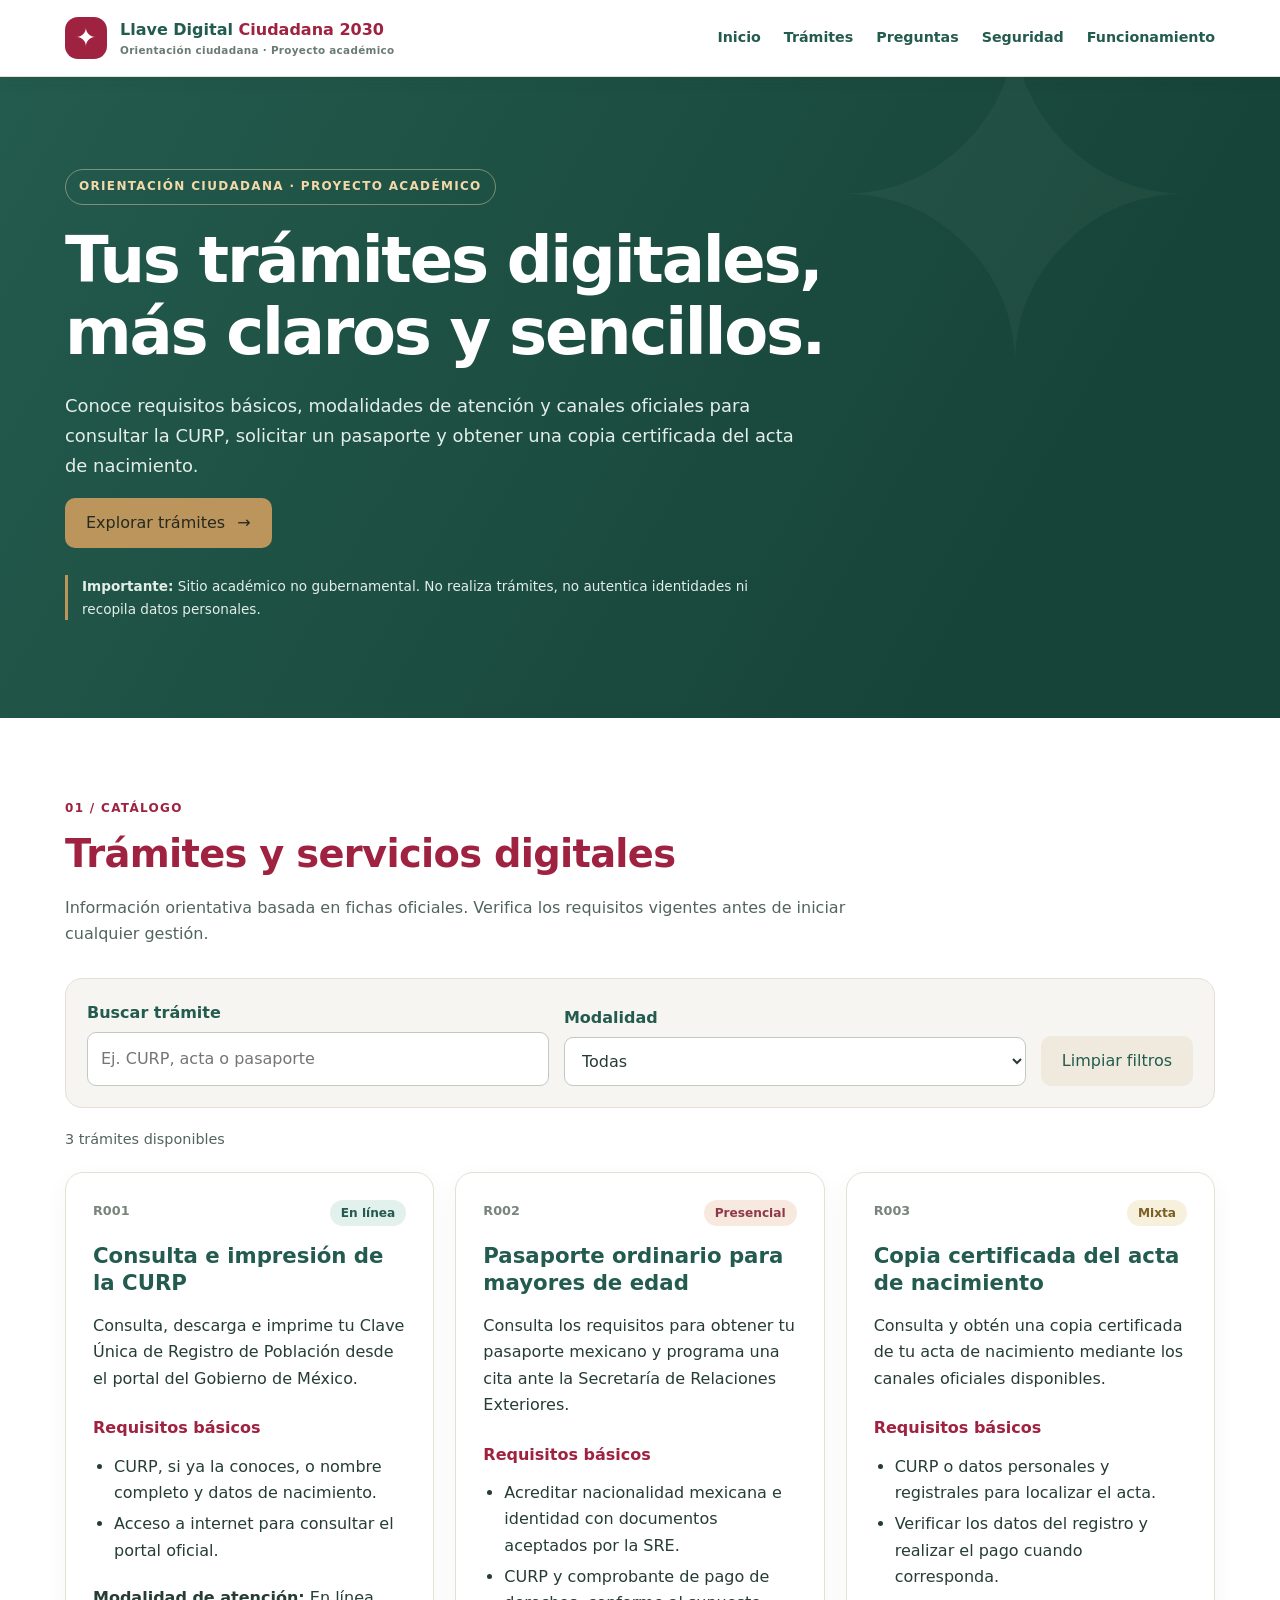
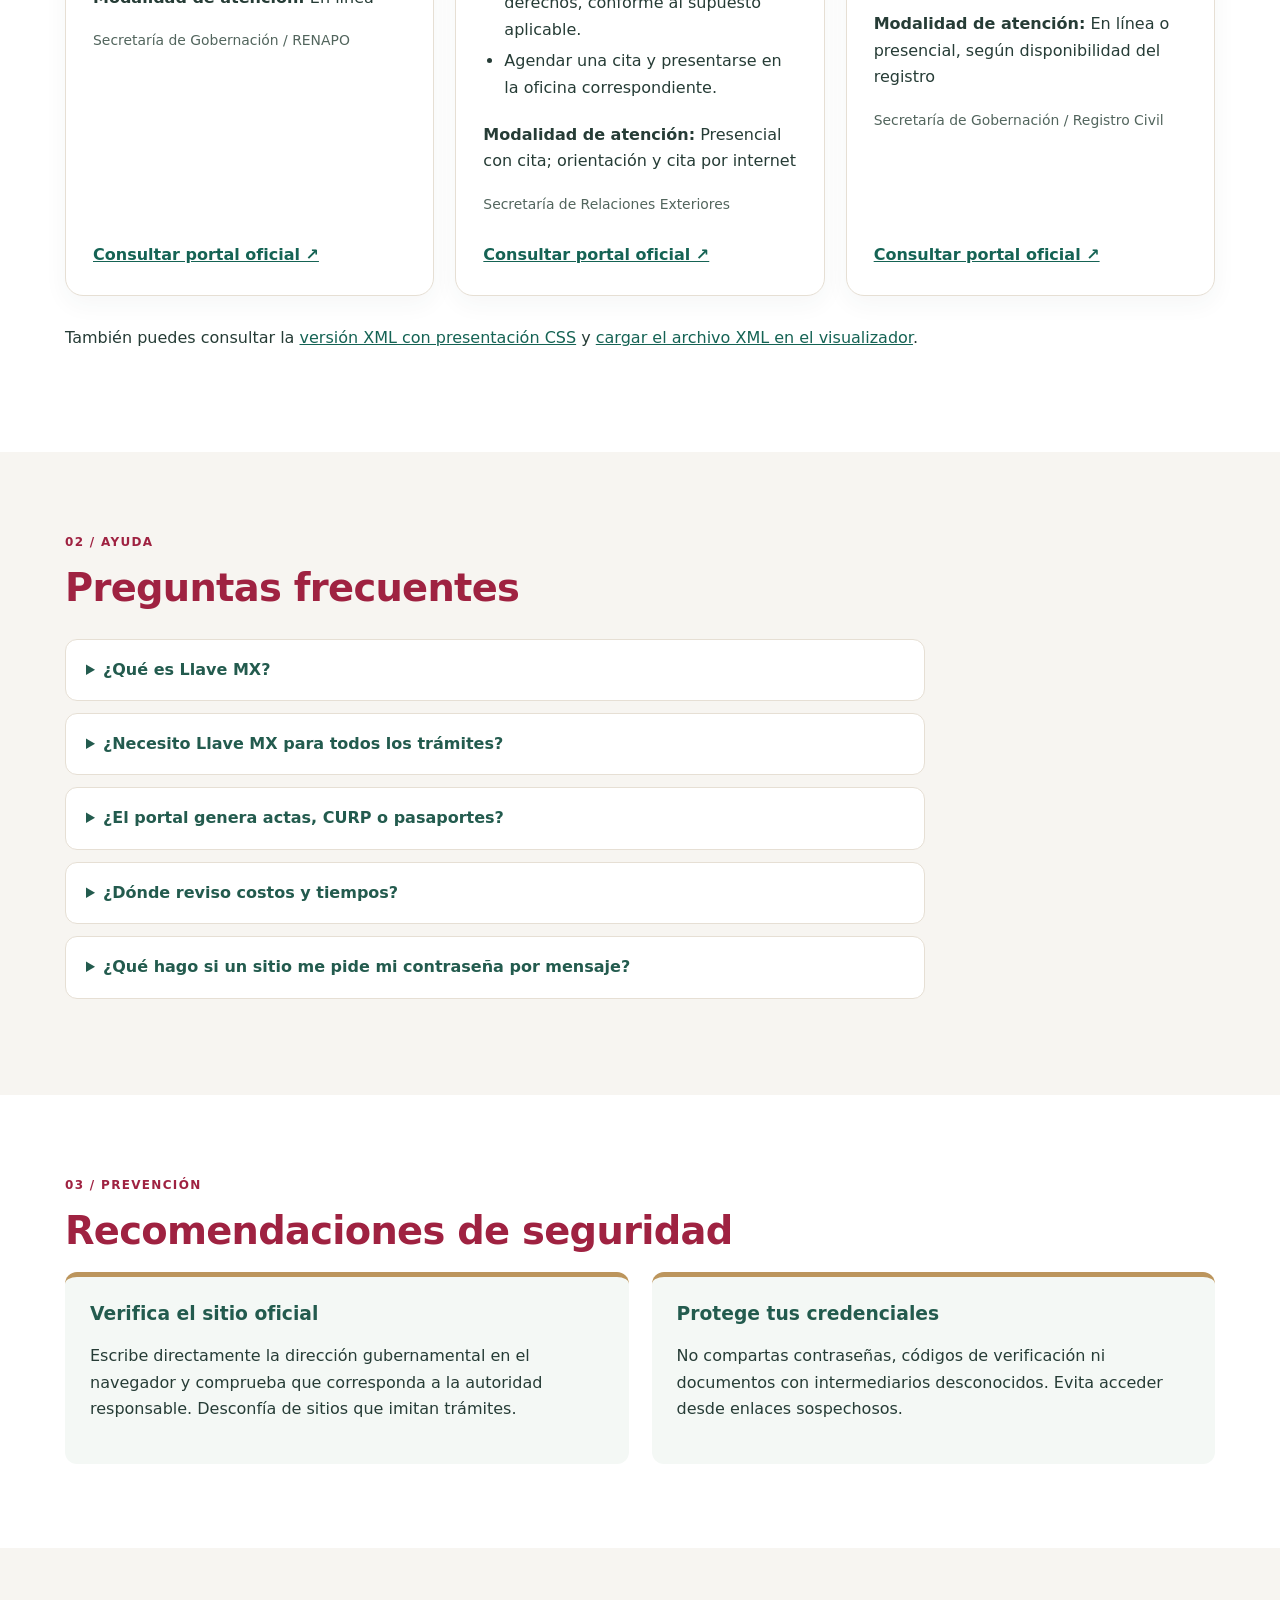
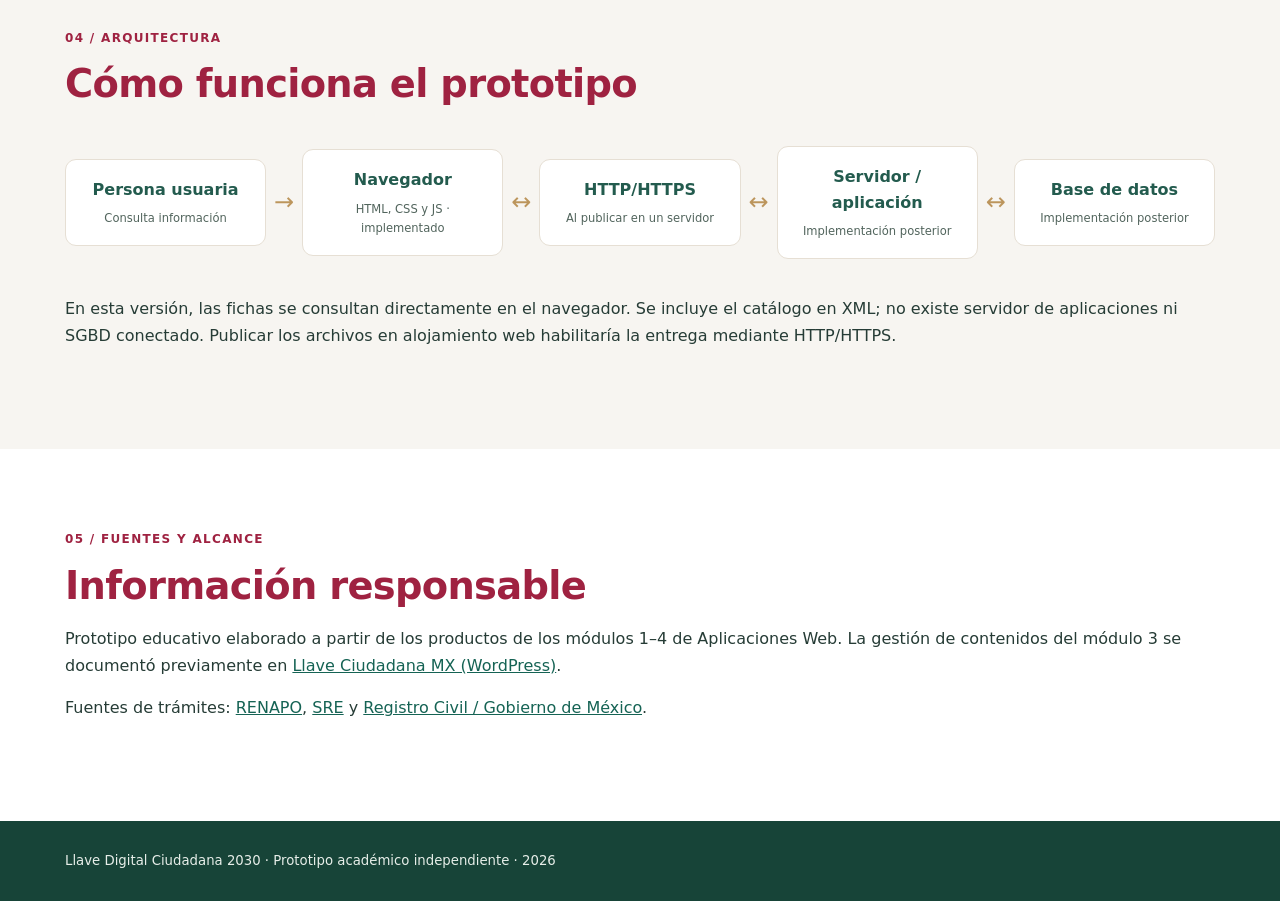
<file: index.html>
<!doctype html>
<html lang="es">
  <head>
    <meta charset="utf-8" />
    <meta name="viewport" content="width=device-width, initial-scale=1" />
    <meta
      name="description"
      content="Prototipo académico de orientación sobre trámites y servicios digitales en México."
    />
    <title>Llave Digital Ciudadana 2030 | Orientación</title>
    <link rel="stylesheet" href="css/estilos.css" />
    <script src="js/app.js" defer></script>
  </head>
  <body>
    <a href="#contenido" class="saltar">Saltar al contenido</a>
    <header class="header">
      <div class="ancho cabecera">
        <a class="marca" href="#inicio"
          ><span class="emblema" aria-hidden="true">✦</span
          ><span
            >Llave Digital <strong>Ciudadana 2030</strong
            ><small>Orientación ciudadana · Proyecto académico</small></span
          ></a
        >
        <nav aria-label="Navegación principal">
          <a href="#inicio">Inicio</a><a href="#tramites">Trámites</a
          ><a href="#preguntas">Preguntas</a><a href="#seguridad">Seguridad</a
          ><a href="#arquitectura">Funcionamiento</a>
        </nav>
      </div>
    </header>
    <main id="contenido">
      <section id="inicio" class="hero">
        <div class="ancho hero-inner">
          <span class="etiqueta"
            >ORIENTACIÓN CIUDADANA · PROYECTO ACADÉMICO</span
          >
          <h1>Tus trámites digitales, más claros y sencillos.</h1>
          <p>
            Conoce requisitos básicos, modalidades de atención y canales
            oficiales para consultar la CURP, solicitar un pasaporte y obtener
            una copia certificada del acta de nacimiento.
          </p>
          <a class="boton" href="#tramites"
            >Explorar trámites <span aria-hidden="true">→</span></a
          >
          <p class="aclaracion">
            <strong>Importante:</strong> Sitio académico no gubernamental. No
            realiza trámites, no autentica identidades ni recopila datos
            personales.
          </p>
        </div>
      </section>
      <section id="tramites" class="seccion ancho">
        <div class="intro">
          <span class="sobre">01 / CATÁLOGO</span>
          <h2>Trámites y servicios digitales</h2>
          <p>
            Información orientativa basada en fichas oficiales. Verifica los
            requisitos vigentes antes de iniciar cualquier gestión.
          </p>
        </div>
        <div class="filtros">
          <div>
            <label for="buscar">Buscar trámite</label
            ><input
              type="search"
              id="buscar"
              placeholder="Ej. CURP, acta o pasaporte"
              autocomplete="off"
            />
          </div>
          <div>
            <label for="modalidad">Modalidad</label
            ><select id="modalidad">
              <option value="todos">Todas</option>
              <option value="en línea">En línea</option>
              <option value="presencial">Presencial</option>
              <option value="mixta">Mixta</option>
            </select>
          </div>
          <button type="button" id="limpiar" class="boton secundario">
            Limpiar filtros
          </button>
        </div>
        <p id="contador" role="status" aria-live="polite">
          3 trámites disponibles
        </p>
        <div id="tarjetas" class="grid">
          <article
            class="tramite tarjeta"
            data-nombre="consulta e impresión de la curp"
            data-modalidad="en línea"
          >
            <div class="tarjeta-cabecera">
              <span class="clave">R001</span
              ><span class="modalidad">En línea</span>
            </div>
            <h3>Consulta e impresión de la CURP</h3>
            <p>
              Consulta, descarga e imprime tu Clave Única de Registro de
              Población desde el portal del Gobierno de México.
            </p>
            <h4>Requisitos básicos</h4>
            <ul>
              <li>
                CURP, si ya la conoces, o nombre completo y datos de nacimiento.
              </li>
              <li>Acceso a internet para consultar el portal oficial.</li>
            </ul>
            <p><strong>Modalidad de atención:</strong> En línea</p>
            <p class="autoridad">Secretaría de Gobernación / RENAPO</p>
            <a
              class="enlace"
              href="https://www.gob.mx/curp/"
              target="_blank"
              rel="noopener noreferrer"
              >Consultar portal oficial ↗</a
            >
          </article>
          <article
            class="tramite tarjeta"
            data-nombre="pasaporte ordinario para mayores de edad"
            data-modalidad="presencial"
          >
            <div class="tarjeta-cabecera">
              <span class="clave">R002</span
              ><span class="modalidad">Presencial</span>
            </div>
            <h3>Pasaporte ordinario para mayores de edad</h3>
            <p>
              Consulta los requisitos para obtener tu pasaporte mexicano y
              programa una cita ante la Secretaría de Relaciones Exteriores.
            </p>
            <h4>Requisitos básicos</h4>
            <ul>
              <li>
                Acreditar nacionalidad mexicana e identidad con documentos
                aceptados por la SRE.
              </li>
              <li>
                CURP y comprobante de pago de derechos, conforme al supuesto
                aplicable.
              </li>
              <li>
                Agendar una cita y presentarse en la oficina correspondiente.
              </li>
            </ul>
            <p>
              <strong>Modalidad de atención:</strong> Presencial con cita;
              orientación y cita por internet
            </p>
            <p class="autoridad">Secretaría de Relaciones Exteriores</p>
            <a
              class="enlace"
              href="https://www.gob.mx/tramites/ficha/pasaporte-ordinario-para-personas-mayores-de-edad/SRE112"
              target="_blank"
              rel="noopener noreferrer"
              >Consultar portal oficial ↗</a
            >
          </article>
          <article
            class="tramite tarjeta"
            data-nombre="copia certificada del acta de nacimiento"
            data-modalidad="mixta"
          >
            <div class="tarjeta-cabecera">
              <span class="clave">R003</span
              ><span class="modalidad">Mixta</span>
            </div>
            <h3>Copia certificada del acta de nacimiento</h3>
            <p>
              Consulta y obtén una copia certificada de tu acta de nacimiento
              mediante los canales oficiales disponibles.
            </p>
            <h4>Requisitos básicos</h4>
            <ul>
              <li>
                CURP o datos personales y registrales para localizar el acta.
              </li>
              <li>
                Verificar los datos del registro y realizar el pago cuando
                corresponda.
              </li>
            </ul>
            <p>
              <strong>Modalidad de atención:</strong> En línea o presencial,
              según disponibilidad del registro
            </p>
            <p class="autoridad">Secretaría de Gobernación / Registro Civil</p>
            <a
              class="enlace"
              href="https://www.gob.mx/ActaNacimiento/"
              target="_blank"
              rel="noopener noreferrer"
              >Consultar portal oficial ↗</a
            >
          </article>
        </div>
        <p id="sinResultados" class="oculto" role="status">
          No se encontraron trámites. Modifica los filtros.
        </p>
        <p class="xml-link">
          También puedes consultar la
          <a href="datos.xml" target="_blank" rel="noopener noreferrer"
            >versión XML con presentación CSS</a
          >
          y <a href="xml.html">cargar el archivo XML en el visualizador</a>.
        </p>
      </section>
      <section id="preguntas" class="seccion suave">
        <div class="ancho">
          <span class="sobre">02 / AYUDA</span>
          <h2>Preguntas frecuentes</h2>
          <div class="acordeon">
            <details>
              <summary>¿Qué es Llave MX?</summary>
              <p>
                Es un mecanismo de autenticación para acceder a servicios
                digitales del Gobierno de México. Este portal no solicita
                contraseñas ni crea cuentas.
              </p>
            </details>
            <details>
              <summary>¿Necesito Llave MX para todos los trámites?</summary>
              <p>
                No necesariamente. Cada servicio establece sus requisitos y
                mecanismos de acceso. Revisa la información en su sitio oficial.
              </p>
            </details>
            <details>
              <summary>¿El portal genera actas, CURP o pasaportes?</summary>
              <p>
                No. Es un prototipo educativo que ofrece orientación y enlaces a
                las autoridades responsables.
              </p>
            </details>
            <details>
              <summary>¿Dónde reviso costos y tiempos?</summary>
              <p>
                En el enlace oficial de cada trámite: pueden cambiar y dependen
                de la autoridad o entidad correspondiente.
              </p>
            </details>
            <details>
              <summary>
                ¿Qué hago si un sitio me pide mi contraseña por mensaje?
              </summary>
              <p>
                No compartas credenciales por enlaces recibidos por mensajes.
                Accede escribiendo la dirección oficial en tu navegador.
              </p>
            </details>
          </div>
        </div>
      </section>
      <section id="seguridad" class="seccion ancho">
        <span class="sobre">03 / PREVENCIÓN</span>
        <h2>Recomendaciones de seguridad</h2>
        <div class="dos">
          <article class="consejo">
            <h3>Verifica el sitio oficial</h3>
            <p>
              Escribe directamente la dirección gubernamental en el navegador y
              comprueba que corresponda a la autoridad responsable. Desconfía de
              sitios que imitan trámites.
            </p>
          </article>
          <article class="consejo">
            <h3>Protege tus credenciales</h3>
            <p>
              No compartas contraseñas, códigos de verificación ni documentos
              con intermediarios desconocidos. Evita acceder desde enlaces
              sospechosos.
            </p>
          </article>
        </div>
      </section>
      <section id="arquitectura" class="seccion suave">
        <div class="ancho">
          <span class="sobre">04 / ARQUITECTURA</span>
          <h2>Cómo funciona el prototipo</h2>
          <div class="flujo">
            <div>Persona usuaria <small>Consulta información</small></div>
            <span>→</span>
            <div>Navegador <small>HTML, CSS y JS · implementado</small></div>
            <span>↔</span>
            <div>HTTP/HTTPS <small>Al publicar en un servidor</small></div>
            <span>↔</span>
            <div>
              Servidor / aplicación <small>Implementación posterior</small>
            </div>
            <span>↔</span>
            <div>Base de datos <small>Implementación posterior</small></div>
          </div>
          <p>
            En esta versión, las fichas se consultan directamente en el
            navegador. Se incluye el catálogo en XML; no existe servidor de
            aplicaciones ni SGBD conectado. Publicar los archivos en alojamiento
            web habilitaría la entrega mediante HTTP/HTTPS.
          </p>
        </div>
      </section>
      <section class="seccion ancho">
        <span class="sobre">05 / FUENTES Y ALCANCE</span>
        <h2>Información responsable</h2>
        <p>
          Prototipo educativo elaborado a partir de los productos de los módulos
          1–4 de Aplicaciones Web. La gestión de contenidos del módulo 3 se
          documentó previamente en
          <a
            href="https://llaveciudadanamx.wordpress.com/"
            target="_blank"
            rel="noopener noreferrer"
            >Llave Ciudadana MX (WordPress)</a
          >.
        </p>
        <p>
          Fuentes de trámites:
          <a
            href="https://www.gob.mx/curp/"
            target="_blank"
            rel="noopener noreferrer"
            >RENAPO</a
          >,
          <a
            href="https://www.gob.mx/tramites/ficha/pasaporte-ordinario-para-personas-mayores-de-edad/SRE112"
            target="_blank"
            rel="noopener noreferrer"
            >SRE</a
          >
          y
          <a
            href="https://www.gob.mx/ActaNacimiento/"
            target="_blank"
            rel="noopener noreferrer"
            >Registro Civil / Gobierno de México</a
          >.
        </p>
      </section>
    </main>
    <footer>
      <div class="ancho">
        Llave Digital Ciudadana 2030 · Prototipo académico independiente · 2026
      </div>
    </footer>
  </body>
</html>
</file>
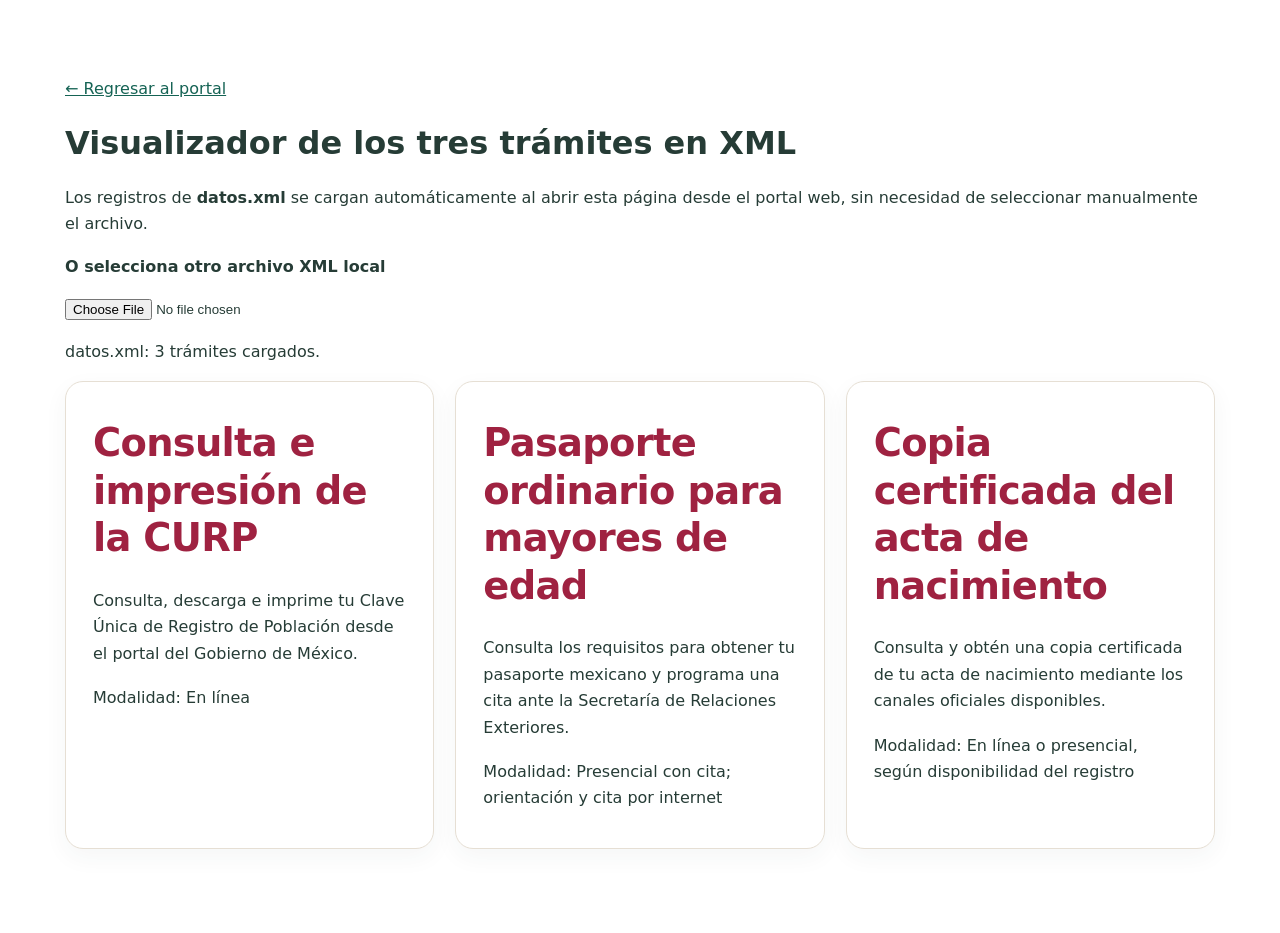
<file: xml.html>
<!doctype html>
<html lang="es">
  <head>
    <meta charset="utf-8" />
    <meta name="viewport" content="width=device-width,initial-scale=1" />
    <title>Visualizador XML · Llave Digital Ciudadana 2030</title>
    <link rel="stylesheet" href="css/estilos.css" />
  </head>
  <body>
    <main class="ancho seccion">
      <a href="index.html">← Regresar al portal</a>
      <h1>Visualizador de los tres trámites en XML</h1>
      <p>
        Los registros de <strong>datos.xml</strong> se cargan automáticamente 
        al abrir esta página desde el portal web, sin necesidad de seleccionar manualmente 
        el archivo.
      </p>
      <label for="archivo"
        ><strong>O selecciona otro archivo XML local</strong></label
      >
      <p><input type="file" id="archivo" accept=".xml,text/xml" /></p>
      <p id="estado" role="status" aria-live="polite">
        Cargando datos.xml…
      </p>
      <div id="registros" class="grid"></div>
    </main>
    <script src="js/xml.js"></script>
  </body>
</html>
</file>
<file: css/estilos.css>
/* ETAPA 1 — Identidad visual inspirada en la Guía de Identidad Gráfica UNRC 2024–2030.
   Portal académico independiente; no utiliza el imagotipo institucional. */
:root {
  --verde: #235b4e;
  --verde-profundo: #174438;
  --guinda: #9f2241;
  --dorado: #bc955c;
  --crema: #f7f5f1;
  --texto: #263c36;
  --muted: #52655d;
  --borde: #e6dfd4;
  --enlace: #156354;
}
* {
  box-sizing: border-box;
}
html {
  scroll-behavior: smooth;
}
body {
  margin: 0;
  font:
    16px/1.65 "Noto Sans",
    system-ui,
    -apple-system,
    "Segoe UI",
    sans-serif;
  color: var(--texto);
  background: #fff;
}
h1,
h2,
h3 {
  line-height: 1.24;
}
a {
  color: var(--enlace);
}
a:hover {
  text-decoration-thickness: 2px;
}
a:focus-visible,
button:focus-visible,
input:focus-visible,
select:focus-visible,
summary:focus-visible {
  outline: 3px solid var(--dorado);
  outline-offset: 3px;
}
.ancho {
  width: min(1150px, calc(100% - 44px));
  margin: auto;
}
.saltar {
  position: absolute;
  top: 0;
  left: 10px;
  transform: translateY(-180%);
  background: #fff;
  padding: 12px;
  z-index: 9;
}
.saltar:focus {
  transform: none;
}
.header {
  background: #fff;
  position: sticky;
  top: 0;
  z-index: 4;
  border-bottom: 1px solid var(--borde);
  box-shadow: 0 3px 14px #1e3a3210;
}
.cabecera {
  display: flex;
  align-items: center;
  justify-content: space-between;
  gap: 24px;
  padding: 17px 0;
}
.marca {
  text-decoration: none;
  color: var(--verde);
  font-weight: 700;
  display: flex;
  align-items: center;
  gap: 13px;
  line-height: 1.25;
}
.marca strong {
  color: var(--guinda);
}
.marca small {
  display: block;
  font-size: 0.65rem;
  font-weight: 600;
  color: #697b72;
  letter-spacing: 0.03em;
  margin-top: 4px;
}
.emblema {
  width: 42px;
  height: 42px;
  display: grid;
  place-items: center;
  color: #fff;
  background: var(--guinda);
  border-radius: 13px;
  font-size: 1.55rem;
}
.cabecera nav {
  display: flex;
  gap: 23px;
  flex-wrap: wrap;
}
.cabecera nav a {
  text-decoration: none;
  font-weight: 700;
  font-size: 0.89rem;
  color: var(--verde);
}
.cabecera nav a:hover {
  color: var(--guinda);
}
.hero {
  background: linear-gradient(120deg, #235b4e 0%, #174438 78%);
  color: #fff;
  padding: 92px 0 84px;
  position: relative;
  overflow: hidden;
}
.hero:after {
  content: "✦";
  position: absolute;
  right: 6%;
  top: -100px;
  font-size: 450px;
  line-height: 1;
  color: #fff;
  opacity: 0.035;
  pointer-events: none;
}
.hero-inner {
  position: relative;
  z-index: 1;
}
.hero h1 {
  font-size: clamp(2.35rem, 5vw, 4.45rem);
  line-height: 1.13;
  max-width: 820px;
  letter-spacing: -0.035em;
  margin: 19px 0 23px;
}
.hero p {
  max-width: 735px;
  font-size: 1.12rem;
  color: #e4eee9;
}
.hero .aclaracion {
  font-size: 0.85rem;
  color: #e4eee9;
  margin-top: 27px;
  border-left: 3px solid var(--dorado);
  padding-left: 14px;
}
.etiqueta,
.sobre {
  display: inline-block;
  font-size: 0.75rem;
  font-weight: 800;
  letter-spacing: 0.11em;
}
.etiqueta {
  color: #f3d9a9;
  border: 1px solid #dbca9a80;
  padding: 7px 13px;
  border-radius: 999px;
}
.sobre {
  color: var(--guinda);
}
.boton {
  display: inline-flex;
  align-items: center;
  gap: 12px;
  border: 0;
  background: var(--dorado);
  color: #242a20;
  padding: 12px 21px;
  border-radius: 10px;
  font-weight: 800;
  text-decoration: none;
  cursor: pointer;
  font: inherit;
}
.boton:hover {
  filter: brightness(1.05);
}
.secundario {
  background: #f0e9de;
  color: var(--verde);
  align-self: end;
}
.seccion {
  padding-top: 76px;
  padding-bottom: 84px;
  scroll-margin-top: 100px;
}
.seccion h2 {
  color: var(--guinda);
  font-size: clamp(1.8rem, 3vw, 2.55rem);
  margin: 10px 0 17px;
  letter-spacing: -0.018em;
}
.intro {
  max-width: 790px;
}
.intro p {
  color: var(--muted);
}
.filtros {
  display: flex;
  align-items: end;
  gap: 15px;
  flex-wrap: wrap;
  margin-top: 30px;
  background: var(--crema);
  border: 1px solid var(--borde);
  border-radius: 17px;
  padding: 21px;
}
.filtros > div {
  flex: 1;
  min-width: 190px;
}
.filtros label {
  display: block;
  font-weight: 700;
  color: var(--verde);
  margin-bottom: 6px;
}
.filtros input,
.filtros select {
  background: white;
  width: 100%;
  padding: 13px;
  border: 1px solid #bfcac3;
  border-radius: 9px;
  font: inherit;
  color: var(--texto);
}
#contador {
  font-size: 0.9rem;
  color: var(--muted);
  margin: 20px 0;
}
.grid {
  display: grid;
  grid-template-columns: repeat(3, minmax(0, 1fr));
  gap: 21px;
}
.tarjeta {
  padding: 27px;
  background: #fff;
  border: 1px solid var(--borde);
  border-radius: 18px;
  box-shadow: 0 8px 25px #2942360c;
  display: flex;
  flex-direction: column;
  transition:
    transform 0.18s,
    box-shadow 0.18s;
}
.tarjeta:hover {
  transform: translateY(-3px);
  box-shadow: 0 12px 28px #29423615;
}
.tarjeta[hidden] {
  display: none;
}
.tarjeta h3 {
  font-size: 1.33rem;
  color: var(--verde);
  margin: 17px 0 8px;
}
.tarjeta h4 {
  color: var(--guinda);
  margin: 14px 0 0;
}
.tarjeta p {
  margin: 9px 0;
}
.tarjeta ul {
  padding-left: 21px;
  margin: 7px 0;
}
.tarjeta li {
  margin: 5px 0;
}
.tarjeta-cabecera {
  display: flex;
  justify-content: space-between;
  gap: 8px;
}
.clave {
  font-size: 0.8rem;
  color: #78847c;
  font-weight: 700;
}
.modalidad {
  border-radius: 25px;
  background: #e3f1ec;
  padding: 3px 11px;
  color: #235b4e;
  font-size: 0.76rem;
  font-weight: 800;
}
.tarjeta:nth-child(2) .modalidad {
  background: #f8e9df;
  color: #8f3948;
}
.tarjeta:nth-child(3) .modalidad {
  background: #f7f0dc;
  color: #796026;
}
.autoridad {
  color: var(--muted);
  font-size: 0.87rem;
}
.enlace {
  font-weight: 800;
  margin-top: auto;
  padding-top: 17px;
}
.xml-link {
  margin-top: 29px;
}
.suave {
  background: var(--crema);
}
.acordeon {
  max-width: 860px;
  margin-top: 27px;
}
details {
  background: #fff;
  border: 1px solid var(--borde);
  border-radius: 12px;
  padding: 17px 20px;
  margin: 12px 0;
}
summary {
  font-weight: 800;
  cursor: pointer;
  color: var(--verde);
}
details p {
  margin-bottom: 3px;
}
.dos {
  display: grid;
  grid-template-columns: repeat(2, 1fr);
  gap: 23px;
}
.consejo {
  border-top: 5px solid var(--dorado);
  background: #f4f8f5;
  border-radius: 12px;
  padding: 25px;
}
.consejo h3 {
  margin-top: 0;
  color: var(--verde);
}
.flujo {
  display: flex;
  align-items: center;
  gap: 8px;
  overflow: auto;
  padding: 21px 0;
}
.flujo > div {
  background: #fff;
  border: 1px solid var(--borde);
  min-width: 148px;
  flex: 1;
  padding: 17px 12px;
  border-radius: 11px;
  text-align: center;
  font-weight: 800;
  color: var(--verde);
}
.flujo small {
  display: block;
  font-size: 0.72rem;
  font-weight: 400;
  color: var(--muted);
  margin-top: 6px;
}
.flujo > span {
  font-size: 1.5rem;
  color: var(--dorado);
}
footer {
  background: var(--verde-profundo);
  color: #e7eee9;
  padding: 29px 0;
  font-size: 0.83rem;
}
.oculto {
  display: none;
}
@media (max-width: 920px) {
  .grid {
    grid-template-columns: repeat(2, 1fr);
  }
  .cabecera {
    align-items: flex-start;
    flex-direction: column;
  }
  .hero {
    padding: 70px 0;
  }
}
@media (max-width: 650px) {
  .grid,
  .dos {
    grid-template-columns: 1fr;
  }
  .filtros {
    display: block;
  }
  .filtros > div {
    margin-bottom: 14px;
  }
  .filtros .boton {
    width: 100%;
    justify-content: center;
  }
  .flujo {
    flex-direction: column;
    align-items: stretch;
  }
  .flujo > span {
    text-align: center;
    transform: rotate(90deg);
  }
  .hero {
    padding: 57px 0;
  }
  .seccion {
    padding-top: 52px;
    padding-bottom: 58px;
  }
  .cabecera nav {
    gap: 12px 18px;
  }
  .hero h1 {
    font-size: 2.4rem;
  }
  .ancho {
    width: min(100% - 30px, 1150px);
  }
}
@media (prefers-reduced-motion: reduce) {
  html {
    scroll-behavior: auto;
  }
  .tarjeta {
    transition: none;
  }
  .tarjeta:hover {
    transform: none;
  }
}
</file>
